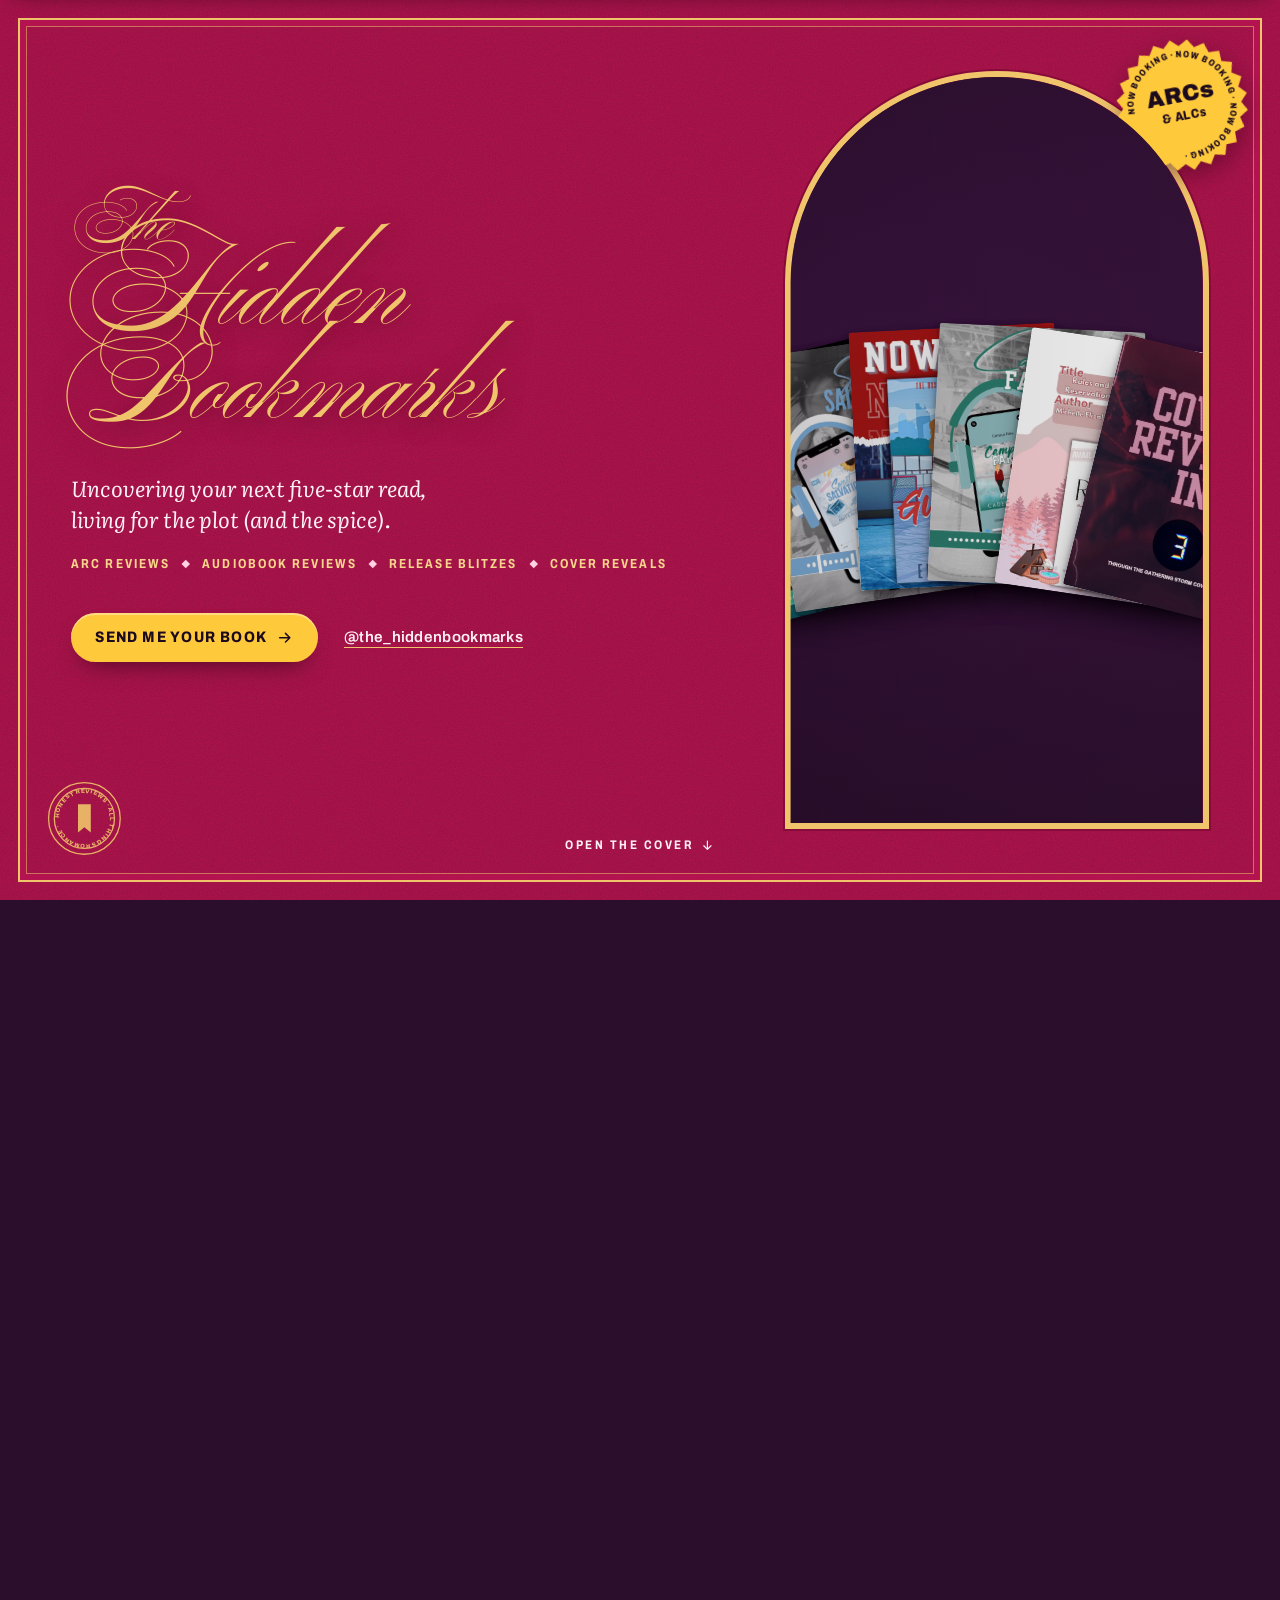
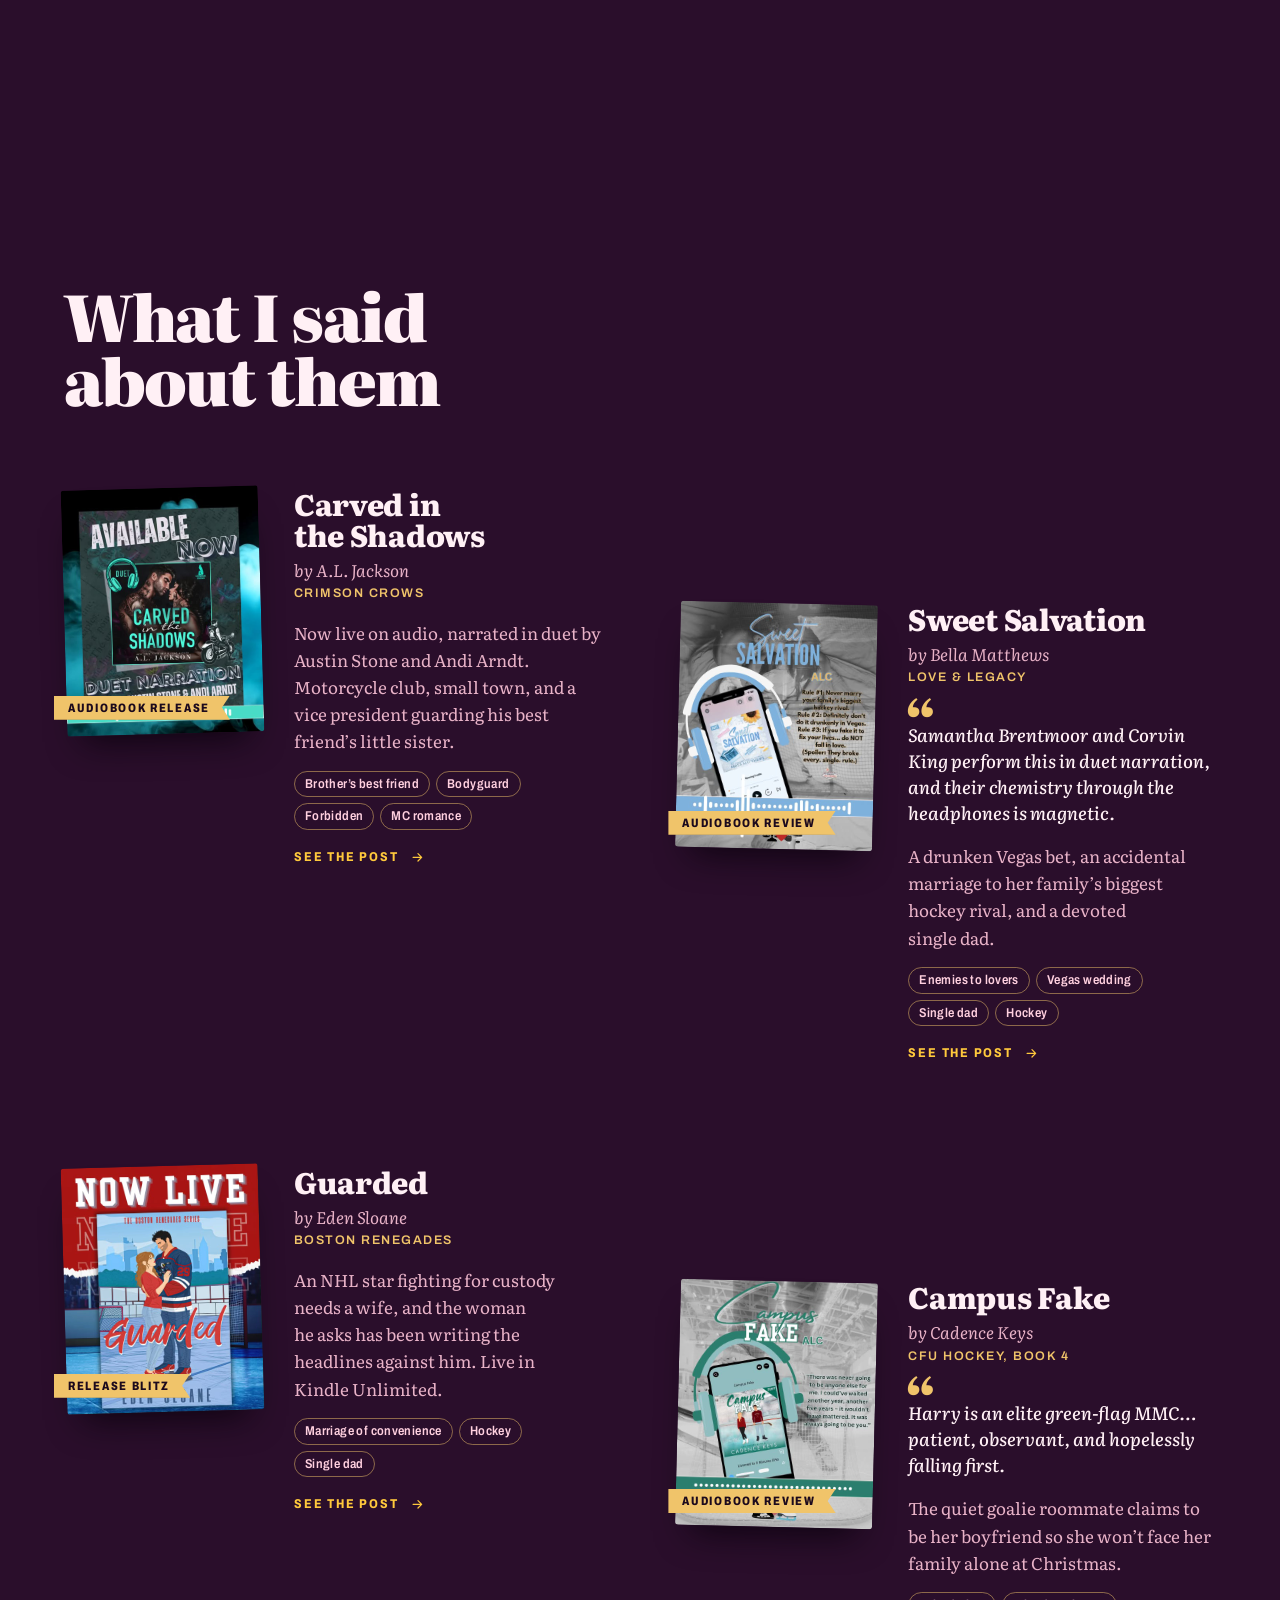
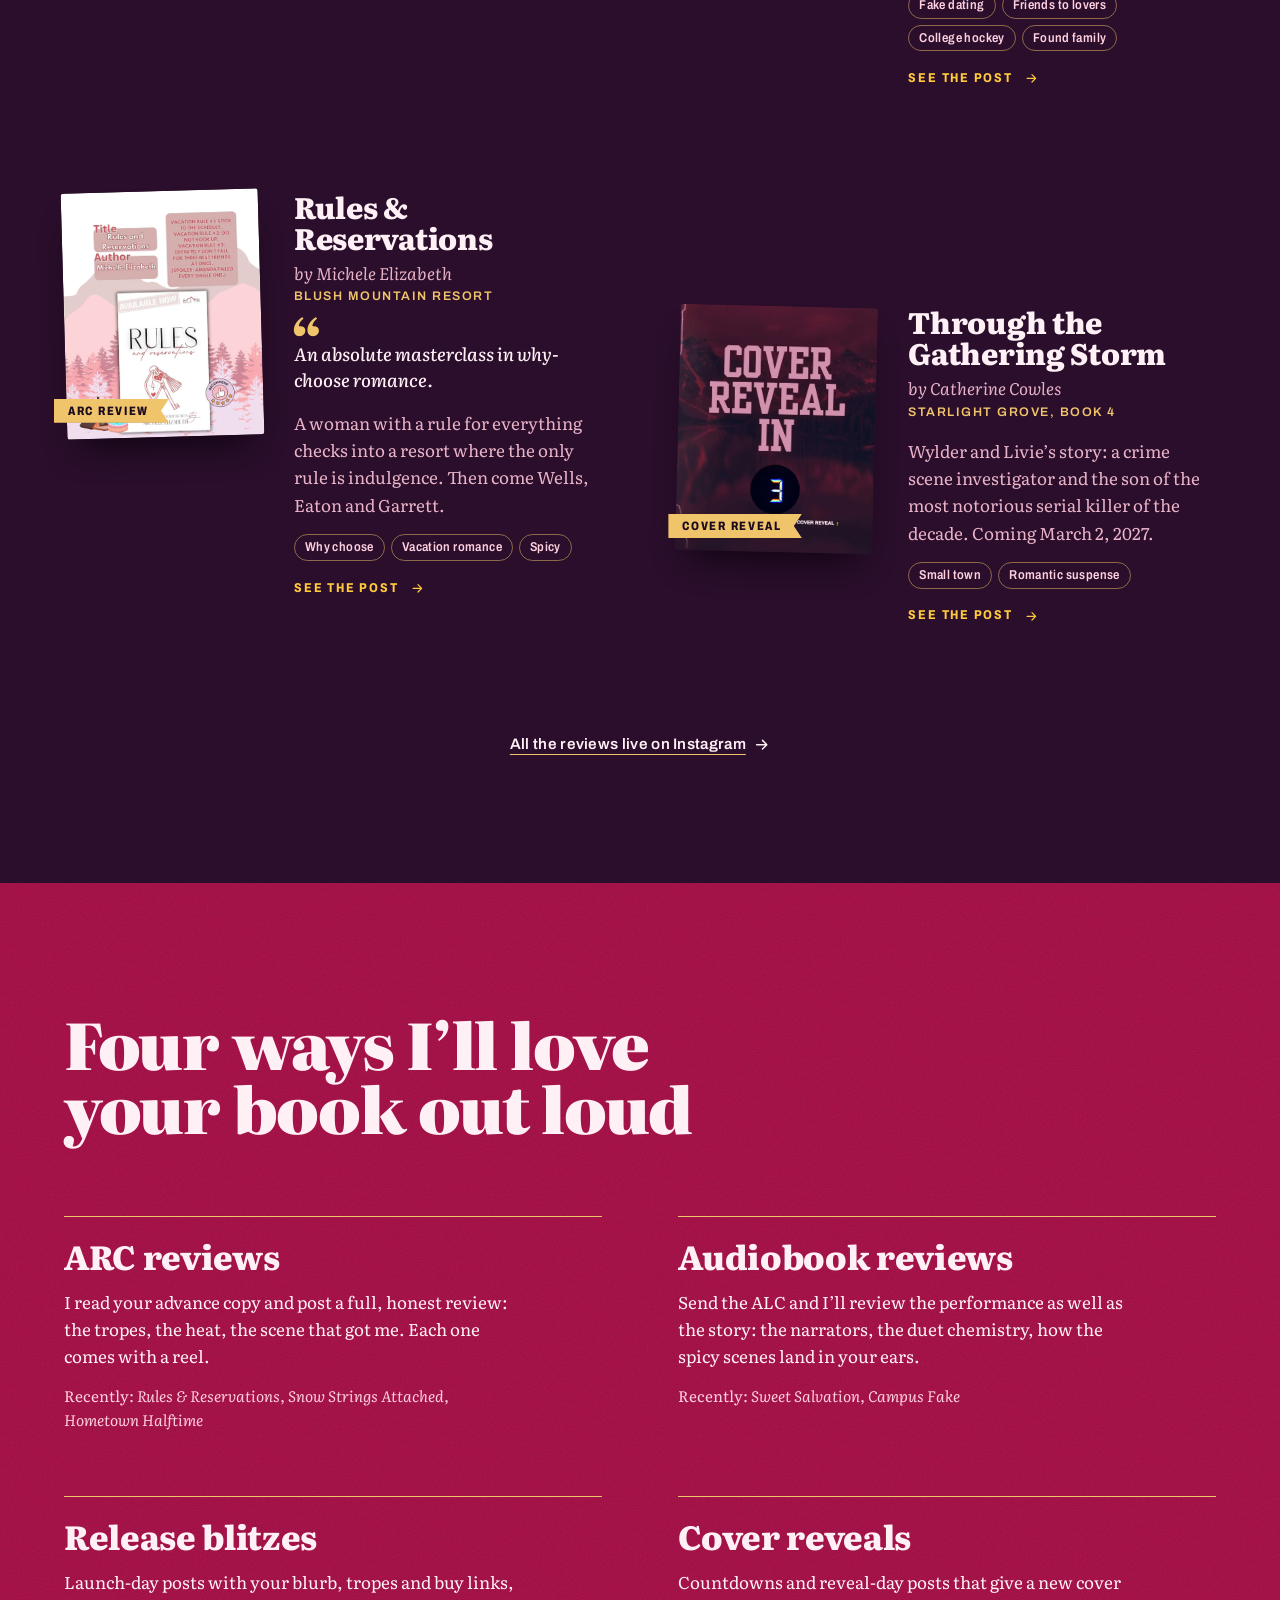
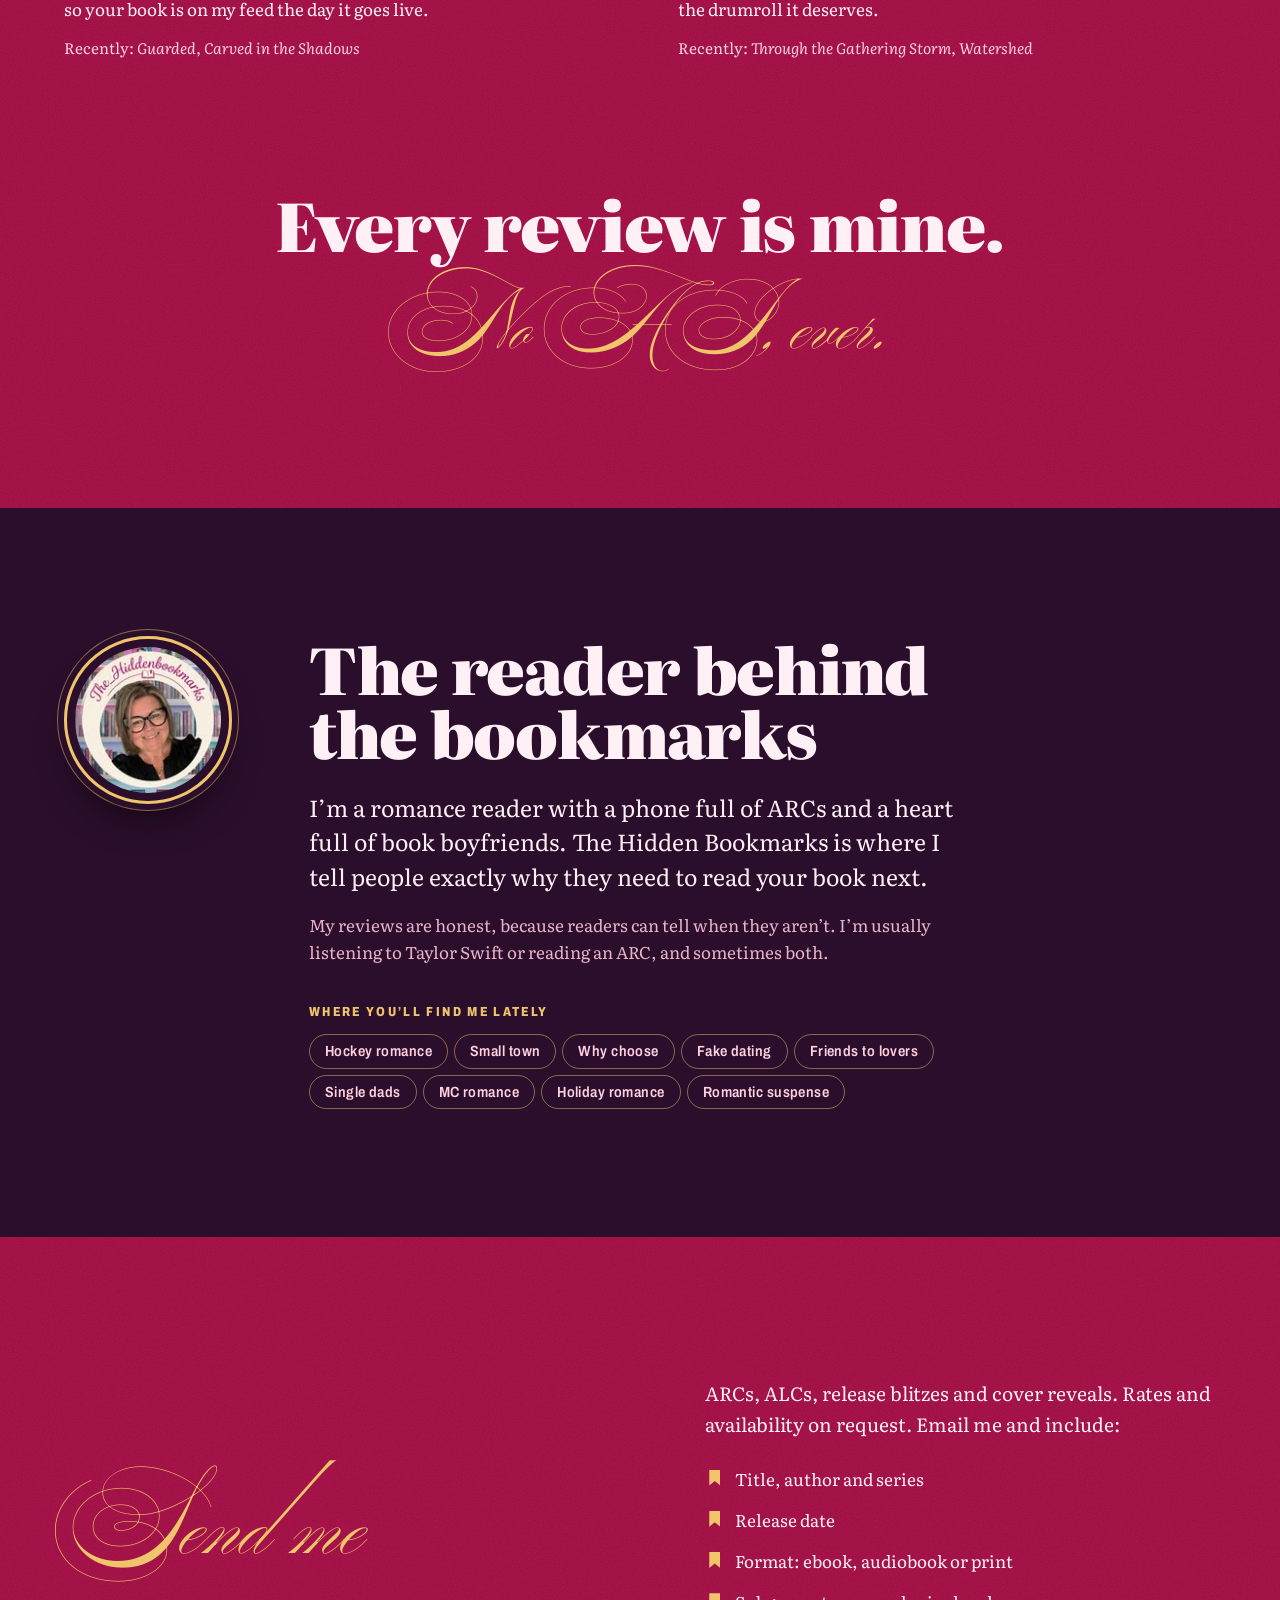
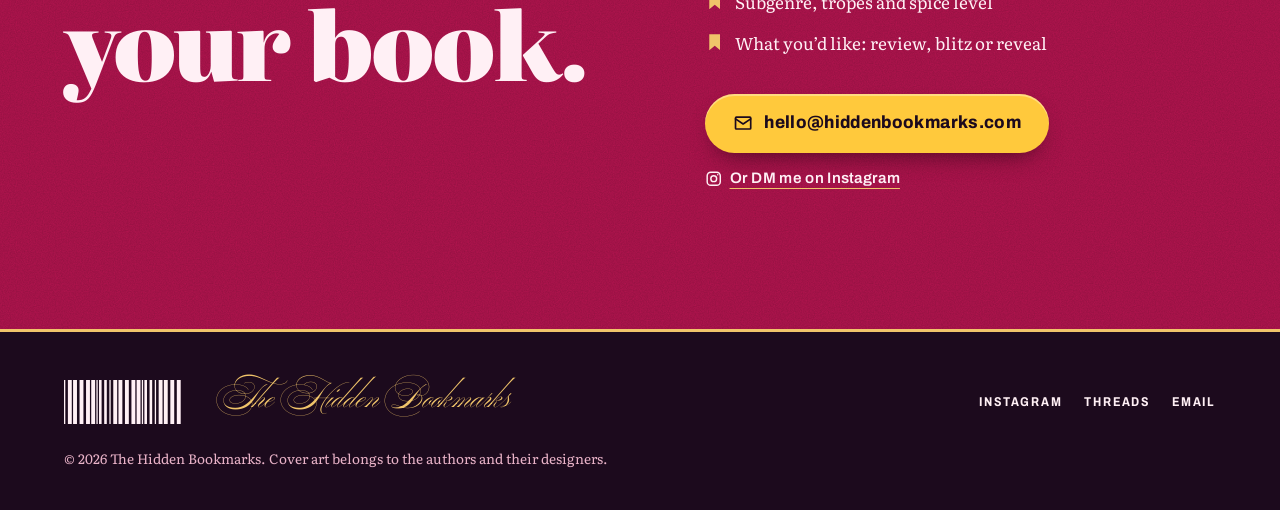
<file: docs/index.html>
<!doctype html>
<html lang="en">
<head>
<meta charset="utf-8">
<meta name="viewport" content="width=device-width, initial-scale=1">
<title>The Hidden Bookmarks · Romance reviews &amp; book promotion</title>
<meta name="description" content="Honest ARC and audiobook reviews, release blitzes and cover reveals for romance authors. Send me your book.">
<link rel="canonical" href="https://hiddenbookmarks.com/">
<meta property="og:type" content="website">
<meta property="og:url" content="https://hiddenbookmarks.com/">
<meta property="og:title" content="The Hidden Bookmarks">
<meta property="og:description" content="Honest ARC and audiobook reviews, release blitzes and cover reveals for romance authors.">
<meta property="og:image" content="https://hiddenbookmarks.com/img/og.jpg">
<meta name="twitter:card" content="summary_large_image">
<meta name="theme-color" content="#b3144f">
<link rel="icon" href="favicon.svg" type="image/svg+xml">
<link rel="preconnect" href="https://fonts.googleapis.com">
<link rel="preconnect" href="https://fonts.gstatic.com" crossorigin>
<link rel="stylesheet" href="https://fonts.googleapis.com/css2?family=Archivo:wdth,wght@62..125,400..900&family=Ballet:opsz@16..72&family=Literata:ital,opsz,wght@0,7..72,400..900;1,7..72,400..700&display=swap">
<link rel="stylesheet" href="style.css?v=mvhk7cst">
<script>document.documentElement.classList.add('js')</script>
</head>
<body>
<a class="skip" href="#latest">Skip to the books</a>

<div class="bar" id="bar" aria-hidden="true">
  <a class="bar__mark" href="#top" tabindex="-1">The Hidden Bookmarks</a>
  <a class="btn btn--small" href="#contact" tabindex="-1">Send me your book</a>
</div>

<div class="stage" id="top">
  <div class="stage__frame">


    <header class="cover" id="cover">
      <div class="cover__frame">
        <div class="cover__copy">
          <h1 class="cover__title"><span class="cover__the">The</span> Hidden Bookmarks</h1>
          <p class="cover__tagline">Uncovering your next five-star read, living for the plot (and the spice).</p>
          <p class="cover__services">ARC reviews <i></i> Audiobook reviews <i></i> Release blitzes <i></i> Cover reveals</p>
          <div class="cover__actions">
            <a class="btn" href="#contact">Send me your book <svg class="ico" aria-hidden="true" viewBox="0 0 24 24"><path d="M5 12h14M13 6l6 6-6 6"/></svg></a>
            <a class="link-quiet" href="https://www.instagram.com/the_hiddenbookmarks/">@the_hiddenbookmarks</a>
          </div>
        </div>
        <div class="cover__window" id="window">
          <div class="fan fan--static" aria-hidden="true">
            <span class="fan__card" style="--t:-0.500;--a:0.500"><img src="img/books/carved-in-the-shadows.jpg" alt="" width="512" height="640"></span>
            <span class="fan__card" style="--t:-0.300;--a:0.300"><img src="img/books/sweet-salvation.jpg" alt="" width="512" height="640"></span>
            <span class="fan__card" style="--t:-0.100;--a:0.100"><img src="img/books/guarded.jpg" alt="" width="512" height="640"></span>
            <span class="fan__card" style="--t:0.100;--a:0.100"><img src="img/books/campus-fake.jpg" alt="" width="512" height="640"></span>
            <span class="fan__card" style="--t:0.300;--a:0.300"><img src="img/books/rules-and-reservations.jpg" alt="" width="512" height="640"></span>
            <span class="fan__card" style="--t:0.500;--a:0.500"><img src="img/books/through-the-gathering-storm.jpg" alt="" width="512" height="640"></span>
          </div>
        </div>
        <a class="flash" href="#contact" aria-label="Now booking ARCs and ALCs. Get in touch.">
          <svg viewBox="0 0 200 200" aria-hidden="true">
            <path id="flash-ring" d="M100 100 m-72 0 a72 72 0 1 1 144 0 a72 72 0 1 1 -144 0" fill="none"/>
            <polygon class="flash__burst" points="198.0,100.0 187.2,111.5 194.7,125.4 181.3,133.7 184.9,149.0 169.8,153.6 169.3,169.3 153.6,169.8 149.0,184.9 133.7,181.3 125.4,194.7 111.5,187.2 100.0,198.0 88.5,187.2 74.6,194.7 66.3,181.3 51.0,184.9 46.4,169.8 30.7,169.3 30.2,153.6 15.1,149.0 18.7,133.7 5.3,125.4 12.8,111.5 2.0,100.0 12.8,88.5 5.3,74.6 18.7,66.3 15.1,51.0 30.2,46.4 30.7,30.7 46.4,30.2 51.0,15.1 66.3,18.7 74.6,5.3 88.5,12.8 100.0,2.0 111.5,12.8 125.4,5.3 133.7,18.7 149.0,15.1 153.6,30.2 169.3,30.7 169.8,46.4 184.9,51.0 181.3,66.3 194.7,74.6 187.2,88.5"/>
            <text><textPath href="#flash-ring" startOffset="0">NOW BOOKING · NOW BOOKING · NOW BOOKING ·</textPath></text>
            <text class="flash__big" x="100" y="96" text-anchor="middle">ARCs</text>
            <text class="flash__small" x="100" y="122" text-anchor="middle">&amp; ALCs</text>
          </svg>
        </a>
        <svg class="seal" viewBox="0 0 120 120" aria-hidden="true">
          <circle cx="60" cy="60" r="56"/><circle cx="60" cy="60" r="47"/>
          <path id="seal-ring" d="M60 60 m-40 0 a40 40 0 1 1 80 0 a40 40 0 1 1 -80 0" fill="none" stroke="none"/>
          <text><textPath href="#seal-ring">HONEST REVIEWS · ALL THINGS ROMANCE ·</textPath></text>
          <path class="seal__ribbon" d="M50 38h20v44l-10-8-10 8z"/>
        </svg>
        <button class="opener" type="button" id="opener" hidden>
          Open the cover <svg class="ico" aria-hidden="true" viewBox="0 0 24 24"><path d="M12 5v14M6 13l6 6 6-6"/></svg>
        </button>
      </div>
    </header>

    <section class="interior" aria-labelledby="inside-title">
      <div class="interior__copy">
        <h2 id="inside-title" class="interior__title"><span class="script">The</span> latest six</h2>
        <p class="interior__note">Fresh off my feed, October 2026. Every one links to the post.</p>
        <a class="cue" href="#latest">Read what I said about them <svg class="ico" aria-hidden="true" viewBox="0 0 24 24"><path d="M12 5v14M6 13l6 6 6-6"/></svg></a>
      </div>
      <div class="fan" id="fan">
        <a class="fan__card" href="https://www.instagram.com/the_hiddenbookmarks/reel/DeuwoGfz_di/" style="--t:-0.500;--a:0.500">
          <img src="img/books/carved-in-the-shadows.jpg" alt="Promo graphic: Carved in the Shadows by A.L. Jackson, available now, duet narration by Austin Stone and Andi Arndt" width="512" height="640">
        </a>
        <a class="fan__card" href="https://www.instagram.com/the_hiddenbookmarks/reel/DevQKHsTWbK/" style="--t:-0.300;--a:0.300">
          <img src="img/books/sweet-salvation.jpg" alt="Promo graphic: Sweet Salvation by Bella Matthews, audiobook on a phone with headphones" width="512" height="640">
        </a>
        <a class="fan__card" href="https://www.instagram.com/the_hiddenbookmarks/reel/Deu7sAjzqhR/" style="--t:-0.100;--a:0.100">
          <img src="img/books/guarded.jpg" alt="Promo graphic: Guarded by Eden Sloane, now live, illustrated cover of a hockey player and a woman on the ice" width="512" height="640" loading="lazy">
        </a>
        <a class="fan__card" href="https://www.instagram.com/the_hiddenbookmarks/reel/DenVDJFTki5/" style="--t:0.100;--a:0.100">
          <img src="img/books/campus-fake.jpg" alt="Promo graphic: Campus Fake by Cadence Keys, audiobook on a phone with headphones and a quote" width="512" height="640" loading="lazy">
        </a>
        <a class="fan__card" href="https://www.instagram.com/the_hiddenbookmarks/reel/Dem_JbyTkNg/" style="--t:0.300;--a:0.300">
          <img src="img/books/rules-and-reservations.jpg" alt="Promo graphic: Rules and Reservations by Michele Elizabeth, pink mountain cabin scene with the vacation rules" width="512" height="640" loading="lazy">
        </a>
        <a class="fan__card" href="https://www.instagram.com/the_hiddenbookmarks/reel/DefSLgSzLeE/" style="--t:0.500;--a:0.500">
          <img src="img/books/through-the-gathering-storm.jpg" alt="Promo graphic: Cover reveal countdown for Through the Gathering Storm" width="512" height="640" loading="lazy">
        </a>
      </div>
    </section>

  </div>
</div>

<main>
  <section class="latest" id="latest" aria-labelledby="latest-title">
    <h2 id="latest-title" class="section-title">What I said about them</h2>
    <ol class="shelf">
      <li class="book">
        <div class="book__art">
          <a href="https://www.instagram.com/the_hiddenbookmarks/reel/DeuwoGfz_di/" tabindex="-1" aria-hidden="true"><img src="img/books/carved-in-the-shadows.jpg" alt="" width="512" height="640" loading="lazy"></a>
          <p class="book__work">Audiobook release</p>
        </div>
        <div class="book__text">
          <h3 class="book__title">Carved in the Shadows</h3>
          <p class="book__byline">by A.L. Jackson <span>Crimson Crows</span></p>
          <p class="book__blurb">Now live on audio, narrated in duet by Austin Stone and Andi Arndt. Motorcycle club, small town, and a vice president guarding his best friend’s little sister.</p>
          <ul class="tropes"><li>Brother’s best friend</li><li>Bodyguard</li><li>Forbidden</li><li>MC romance</li></ul>
          <a class="book__link" href="https://www.instagram.com/the_hiddenbookmarks/reel/DeuwoGfz_di/">See the post<span class="sr"> about Carved in the Shadows</span> <svg class="ico" aria-hidden="true" viewBox="0 0 24 24"><path d="M5 12h14M13 6l6 6-6 6"/></svg></a>
        </div>
      </li>
      <li class="book">
        <div class="book__art">
          <a href="https://www.instagram.com/the_hiddenbookmarks/reel/DevQKHsTWbK/" tabindex="-1" aria-hidden="true"><img src="img/books/sweet-salvation.jpg" alt="" width="512" height="640" loading="lazy"></a>
          <p class="book__work">Audiobook review</p>
        </div>
        <div class="book__text">
          <h3 class="book__title">Sweet Salvation</h3>
          <p class="book__byline">by Bella Matthews <span>Love &amp; Legacy</span></p>
          <blockquote class="book__quote"><p>Samantha Brentmoor and Corvin King perform this in duet narration, and their chemistry through the headphones is magnetic.</p></blockquote>
          <p class="book__blurb">A drunken Vegas bet, an accidental marriage to her family’s biggest hockey rival, and a devoted single dad.</p>
          <ul class="tropes"><li>Enemies to lovers</li><li>Vegas wedding</li><li>Single dad</li><li>Hockey</li></ul>
          <a class="book__link" href="https://www.instagram.com/the_hiddenbookmarks/reel/DevQKHsTWbK/">See the post<span class="sr"> about Sweet Salvation</span> <svg class="ico" aria-hidden="true" viewBox="0 0 24 24"><path d="M5 12h14M13 6l6 6-6 6"/></svg></a>
        </div>
      </li>
      <li class="book">
        <div class="book__art">
          <a href="https://www.instagram.com/the_hiddenbookmarks/reel/Deu7sAjzqhR/" tabindex="-1" aria-hidden="true"><img src="img/books/guarded.jpg" alt="" width="512" height="640" loading="lazy"></a>
          <p class="book__work">Release blitz</p>
        </div>
        <div class="book__text">
          <h3 class="book__title">Guarded</h3>
          <p class="book__byline">by Eden Sloane <span>Boston Renegades</span></p>
          <p class="book__blurb">An NHL star fighting for custody needs a wife, and the woman he asks has been writing the headlines against him. Live in Kindle Unlimited.</p>
          <ul class="tropes"><li>Marriage of convenience</li><li>Hockey</li><li>Single dad</li></ul>
          <a class="book__link" href="https://www.instagram.com/the_hiddenbookmarks/reel/Deu7sAjzqhR/">See the post<span class="sr"> about Guarded</span> <svg class="ico" aria-hidden="true" viewBox="0 0 24 24"><path d="M5 12h14M13 6l6 6-6 6"/></svg></a>
        </div>
      </li>
      <li class="book">
        <div class="book__art">
          <a href="https://www.instagram.com/the_hiddenbookmarks/reel/DenVDJFTki5/" tabindex="-1" aria-hidden="true"><img src="img/books/campus-fake.jpg" alt="" width="512" height="640" loading="lazy"></a>
          <p class="book__work">Audiobook review</p>
        </div>
        <div class="book__text">
          <h3 class="book__title">Campus Fake</h3>
          <p class="book__byline">by Cadence Keys <span>CFU Hockey, Book 4</span></p>
          <blockquote class="book__quote"><p>Harry is an elite green-flag MMC… patient, observant, and hopelessly falling first.</p></blockquote>
          <p class="book__blurb">The quiet goalie roommate claims to be her boyfriend so she won’t face her family alone at Christmas.</p>
          <ul class="tropes"><li>Fake dating</li><li>Friends to lovers</li><li>College hockey</li><li>Found family</li></ul>
          <a class="book__link" href="https://www.instagram.com/the_hiddenbookmarks/reel/DenVDJFTki5/">See the post<span class="sr"> about Campus Fake</span> <svg class="ico" aria-hidden="true" viewBox="0 0 24 24"><path d="M5 12h14M13 6l6 6-6 6"/></svg></a>
        </div>
      </li>
      <li class="book">
        <div class="book__art">
          <a href="https://www.instagram.com/the_hiddenbookmarks/reel/Dem_JbyTkNg/" tabindex="-1" aria-hidden="true"><img src="img/books/rules-and-reservations.jpg" alt="" width="512" height="640" loading="lazy"></a>
          <p class="book__work">ARC review</p>
        </div>
        <div class="book__text">
          <h3 class="book__title">Rules &amp; Reservations</h3>
          <p class="book__byline">by Michele Elizabeth <span>Blush Mountain Resort</span></p>
          <blockquote class="book__quote"><p>An absolute masterclass in why-choose romance.</p></blockquote>
          <p class="book__blurb">A woman with a rule for everything checks into a resort where the only rule is indulgence. Then come Wells, Eaton and Garrett.</p>
          <ul class="tropes"><li>Why choose</li><li>Vacation romance</li><li>Spicy</li></ul>
          <a class="book__link" href="https://www.instagram.com/the_hiddenbookmarks/reel/Dem_JbyTkNg/">See the post<span class="sr"> about Rules &amp; Reservations</span> <svg class="ico" aria-hidden="true" viewBox="0 0 24 24"><path d="M5 12h14M13 6l6 6-6 6"/></svg></a>
        </div>
      </li>
      <li class="book">
        <div class="book__art">
          <a href="https://www.instagram.com/the_hiddenbookmarks/reel/DefSLgSzLeE/" tabindex="-1" aria-hidden="true"><img src="img/books/through-the-gathering-storm.jpg" alt="" width="512" height="640" loading="lazy"></a>
          <p class="book__work">Cover reveal</p>
        </div>
        <div class="book__text">
          <h3 class="book__title">Through the Gathering Storm</h3>
          <p class="book__byline">by Catherine Cowles <span>Starlight Grove, Book 4</span></p>
          <p class="book__blurb">Wylder and Livie’s story: a crime scene investigator and the son of the most notorious serial killer of the decade. Coming March 2, 2027.</p>
          <ul class="tropes"><li>Small town</li><li>Romantic suspense</li></ul>
          <a class="book__link" href="https://www.instagram.com/the_hiddenbookmarks/reel/DefSLgSzLeE/">See the post<span class="sr"> about Through the Gathering Storm</span> <svg class="ico" aria-hidden="true" viewBox="0 0 24 24"><path d="M5 12h14M13 6l6 6-6 6"/></svg></a>
        </div>
      </li>
    </ol>
    <p class="latest__more"><a class="link-quiet" href="https://www.instagram.com/the_hiddenbookmarks/">All the reviews live on Instagram <svg class="ico" aria-hidden="true" viewBox="0 0 24 24"><path d="M5 12h14M13 6l6 6-6 6"/></svg></a></p>
  </section>

  <section class="services" id="services" aria-labelledby="services-title">
    <h2 id="services-title" class="section-title">Four ways I’ll love your book out loud</h2>
    <div class="blurbs">
      <article class="blurb">
        <h3>ARC reviews</h3>
        <p>I read your advance copy and post a full, honest review: the tropes, the heat, the scene that got me. Each one comes with a reel.</p>
        <p class="blurb__recent">Recently: <em>Rules &amp; Reservations</em>, <em>Snow Strings Attached</em>, <em>Hometown Halftime</em></p>
      </article>
      <article class="blurb">
        <h3>Audiobook reviews</h3>
        <p>Send the ALC and I’ll review the performance as well as the story: the narrators, the duet chemistry, how the spicy scenes land in your ears.</p>
        <p class="blurb__recent">Recently: <em>Sweet Salvation</em>, <em>Campus Fake</em></p>
      </article>
      <article class="blurb">
        <h3>Release blitzes</h3>
        <p>Launch-day posts with your blurb, tropes and buy links, so your book is on my feed the day it goes live.</p>
        <p class="blurb__recent">Recently: <em>Guarded</em>, <em>Carved in the Shadows</em></p>
      </article>
      <article class="blurb">
        <h3>Cover reveals</h3>
        <p>Countdowns and reveal-day posts that give a new cover the drumroll it deserves.</p>
        <p class="blurb__recent">Recently: <em>Through the Gathering Storm</em>, <em>Watershed</em></p>
      </article>
    </div>
    <p class="vow">Every review is mine. <span>No AI, ever.</span></p>
  </section>

  <section class="about" id="about" aria-labelledby="about-title">
    <div class="about__portrait">
      <img src="img/avatar.jpg" alt="The reader behind The Hidden Bookmarks, smiling in front of her bookshelves" width="150" height="150">
    </div>
    <div class="about__copy">
      <h2 id="about-title" class="section-title">The reader behind the bookmarks</h2>
      <p class="about__lede">I’m a romance reader with a phone full of ARCs and a heart full of book boyfriends. The Hidden Bookmarks is where I tell people exactly why they need to read your book next.</p>
      <p>My reviews are honest, because readers can tell when they aren’t. I’m usually listening to Taylor Swift or reading an ARC, and sometimes both.</p>
      <h3 class="about__sub">Where you’ll find me lately</h3>
      <ul class="tropes tropes--big">
        <li>Hockey romance</li><li>Small town</li><li>Why choose</li><li>Fake dating</li><li>Friends to lovers</li><li>Single dads</li><li>MC romance</li><li>Holiday romance</li><li>Romantic suspense</li>
      </ul>
    </div>
  </section>

  <section class="contact" id="contact" aria-labelledby="contact-title">
    <h2 id="contact-title" class="contact__title"><span class="script">Send me</span> your book.</h2>
    <div class="contact__body">
      <p class="contact__lede">ARCs, ALCs, release blitzes and cover reveals. Rates and availability on request. Email me and include:</p>
      <ul class="checklist">
        <li>Title, author and series</li>
        <li>Release date</li>
        <li>Format: ebook, audiobook or print</li>
        <li>Subgenre, tropes and spice level</li>
        <li>What you’d like: review, blitz or reveal</li>
      </ul>
      <div class="contact__actions">
        <a class="btn btn--big" href="mailto:hello@hiddenbookmarks.com?subject=Book%20promo%20request%3A%20">
          <svg class="ico" aria-hidden="true" viewBox="0 0 24 24"><rect x="3" y="5" width="18" height="14" rx="1"/><path d="m3 7 9 6 9-6"/></svg>
          hello@hiddenbookmarks.com
        </a>
        <a class="link-quiet" href="https://www.instagram.com/the_hiddenbookmarks/">
          <svg class="ico" aria-hidden="true" viewBox="0 0 24 24"><rect x="3" y="3" width="18" height="18" rx="5"/><circle cx="12" cy="12" r="4"/><path d="M17.5 6.5h.01"/></svg>
          Or DM me on Instagram
        </a>
      </div>
    </div>
  </section>
</main>

<footer class="spine">
  <svg class="barcode" viewBox="0 0 91 40" aria-hidden="true" preserveAspectRatio="none"><rect x="0" y="0" width="1" height="40"/><rect x="3" y="0" width="3" height="40"/><rect x="7" y="0" width="3" height="40"/><rect x="12" y="0" width="3" height="40"/><rect x="17" y="0" width="3" height="40"/><rect x="21" y="0" width="3" height="40"/><rect x="25" y="0" width="1" height="40"/><rect x="27" y="0" width="2" height="40"/><rect x="31" y="0" width="2" height="40"/><rect x="35" y="0" width="1" height="40"/><rect x="38" y="0" width="3" height="40"/><rect x="42" y="0" width="3" height="40"/><rect x="47" y="0" width="3" height="40"/><rect x="52" y="0" width="3" height="40"/><rect x="56" y="0" width="3" height="40"/><rect x="60" y="0" width="1" height="40"/><rect x="62" y="0" width="2" height="40"/><rect x="66" y="0" width="2" height="40"/><rect x="70" y="0" width="1" height="40"/><rect x="73" y="0" width="3" height="40"/><rect x="77" y="0" width="3" height="40"/><rect x="82" y="0" width="3" height="40"/><rect x="87" y="0" width="3" height="40"/></svg>
  <p class="spine__mark">The Hidden Bookmarks</p>
  <p class="spine__links">
    <a href="https://www.instagram.com/the_hiddenbookmarks/">Instagram</a>
    <a href="https://www.threads.com/@the_hiddenbookmarks">Threads</a>
    <a href="mailto:hello@hiddenbookmarks.com">Email</a>
  </p>
  <p class="spine__fine">© 2026 The Hidden Bookmarks. Cover art belongs to the authors and their designers.</p>
</footer>

<script src="site.js?v=mvhk7cst" defer></script>
</body>
</html>
</file>
<file: docs/style.css>
/* The Hidden Bookmarks: a romance paperback with a step-back cover. */

:root {
  --raspberry: #b3144f;
  --raspberry-deep: #870b3a;
  --aubergine: #2a0e2b;
  --aubergine-2: #3b1541;
  --ink: #1c0a1d;
  --foil: #f0c46a;
  --foil-deep: #a77a25;
  --foil-text: #f8d58a;   /* foil for small text on raspberry (4.7:1) */
  --marigold: #ffc93c;
  --marigold-hi: #ffd96e;
  --blush: #fff0f5;
  --blush-2: #ffd0df;      /* secondary text on raspberry */
  --mauve: #e9b3c8;        /* secondary text on aubergine */

  --script: "Ballet", "Snell Roundhand", cursive;
  --serif: "Literata", Georgia, serif;
  --label: "Archivo", "Arial Narrow", sans-serif;

  --inset: clamp(10px, 1.4vw, 22px);
  --pad: clamp(22px, 4vw, 64px);
  --gutter: clamp(16px, 5vw, 80px);
  --ease-out: cubic-bezier(.16, 1, .3, 1);

  --grain: url("data:image/svg+xml,%3Csvg xmlns='http://www.w3.org/2000/svg' width='220' height='220'%3E%3Cfilter id='n'%3E%3CfeTurbulence type='fractalNoise' baseFrequency='.85' numOctaves='3' stitchTiles='stitch'/%3E%3CfeColorMatrix values='0 0 0 0 0 0 0 0 0 0 0 0 0 0 0 0 0 0 .55 0'/%3E%3C/filter%3E%3Crect width='100%25' height='100%25' filter='url(%23n)'/%3E%3C/svg%3E");
}

*, *::before, *::after { box-sizing: border-box; }
html { scroll-behavior: smooth; -webkit-text-size-adjust: 100%; scrollbar-color: var(--foil-deep) var(--ink); }
body {
  margin: 0; overflow-x: clip;
  background: var(--aubergine);
  color: var(--blush);
  font: 400 1.0625rem/1.6 var(--serif);
  font-optical-sizing: auto;
  -webkit-font-smoothing: antialiased;
}
img { display: block; max-width: 100%; height: auto; }
a { color: inherit; }
::selection { background: var(--marigold); color: var(--ink); }
:focus-visible { outline: 3px solid var(--marigold); outline-offset: 3px; border-radius: 2px; }
::-webkit-scrollbar { width: 12px; }
::-webkit-scrollbar-track { background: var(--ink); }
::-webkit-scrollbar-thumb { background: var(--foil-deep); border: 3px solid var(--ink); border-radius: 999px; }

.sr { position: absolute; width: 1px; height: 1px; overflow: hidden; clip-path: inset(50%); white-space: nowrap; }
.skip {
  position: fixed; left: 12px; top: 12px; z-index: 50;
  background: var(--marigold); color: var(--ink); padding: 10px 16px;
  font: 700 .85rem/1 var(--label); text-transform: uppercase; letter-spacing: .08em;
  transform: translateY(-160%); transition: transform .2s;
}
.skip:focus { transform: none; }

.ico { width: 1.15em; height: 1.15em; flex: none; fill: none; stroke: currentColor; stroke-width: 2; stroke-linecap: round; stroke-linejoin: round; }

.script { font-family: var(--script); font-weight: 400; color: var(--foil); }

/* Buttons and links. Marigold always means "you can do something here". */
.btn {
  display: inline-flex; align-items: center; gap: .6em;
  background: var(--marigold); color: var(--ink);
  font: 760 .95rem/1 var(--label); font-stretch: 88%; text-transform: uppercase; letter-spacing: .08em;
  text-decoration: none; padding: 1.05em 1.6em; border-radius: 999px;
  box-shadow: 0 12px 24px -12px rgba(28, 0, 14, .7), 0 2px 0 rgba(255, 255, 255, .35) inset;
  transition: transform .35s var(--ease-out), background-color .2s, box-shadow .35s var(--ease-out);
}
.btn:hover { background: var(--marigold-hi); transform: translateY(-2px); box-shadow: 0 18px 30px -14px rgba(28, 0, 14, .8), 0 2px 0 rgba(255, 255, 255, .35) inset; }
.btn:active { transform: translateY(0); }
.btn:focus-visible { outline-color: var(--blush); }
.btn .ico { transition: transform .35s var(--ease-out); }
.btn:hover .ico { transform: translateX(3px); }
.btn--small { font-size: .78rem; padding: .85em 1.2em; }
.btn--big { font-size: clamp(.9rem, 1.6vw, 1.1rem); padding: 1.1em 1.6em; text-transform: none; letter-spacing: .02em; font-stretch: 95%; }

.link-quiet {
  display: inline-flex; align-items: center; gap: .45em;
  color: var(--blush); text-decoration: underline; text-decoration-color: var(--foil);
  text-decoration-thickness: 1px; text-underline-offset: .3em;
  font: 600 .95rem/1.3 var(--label); letter-spacing: .02em;
  transition: color .2s, text-decoration-color .2s;
}
.link-quiet:hover { color: var(--marigold); text-decoration-color: var(--marigold); }

/* ---------- The stage: cover over interior ---------- */

.stage { position: relative; }
.stage__frame { position: relative; display: flex; flex-direction: column; }

.cover {
  position: relative; z-index: 2;
  min-height: 100svh;
  padding: var(--inset);
  background: var(--raspberry);
  display: flex;
}
.cover::before, .services::before, .contact::before {
  content: ""; position: absolute; inset: 0; pointer-events: none;
  background-image: var(--grain); mix-blend-mode: multiply; opacity: .32;
}
.cover__frame {
  position: relative; flex: 1;
  display: grid;
  grid-template-columns: minmax(0, 1.28fr) minmax(0, .82fr);
  gap: clamp(24px, 4vw, 72px);
  padding: var(--pad);
  border: 2px solid var(--foil);
  box-shadow: inset 0 0 0 6px var(--raspberry), inset 0 0 0 7px rgba(240, 196, 106, .55);
}
.cover__copy { align-self: center; position: relative; z-index: 1; padding-bottom: clamp(24px, 4vh, 56px); }
.cover__title {
  margin: 0;
  font: 400 clamp(3.6rem, 8.6vw, 8.6rem)/.86 var(--script);
  font-variation-settings: "opsz" 16;
  color: var(--foil);
  text-shadow: 0 6px 22px rgba(70, 0, 25, .5);
  text-wrap: balance;
}
.cover__the { display: block; font-variation-settings: "opsz" 16; font-size: .5em; line-height: 1; margin-left: .1em; }
.cover__tagline {
  margin: clamp(18px, 3vh, 32px) 0 0;
  max-width: 30ch;
  font: italic 400 clamp(1.15rem, 1.7vw, 1.5rem)/1.4 var(--serif);
  color: var(--blush);
}
.cover__services {
  margin: 18px 0 0;
  font: 700 .82rem/1.9 var(--label); font-stretch: 78%;
  text-transform: uppercase; letter-spacing: .16em; color: var(--foil-text);
}
.cover__services i {
  display: inline-block; width: .42em; height: .42em; margin: 0 .7em .12em;
  background: var(--blush-2); transform: rotate(45deg);
}
.cover__actions { margin-top: clamp(22px, 4vh, 40px); display: flex; flex-wrap: wrap; align-items: center; gap: 14px 26px; }

.cover__window {
  position: relative;
  align-self: stretch;
  min-height: 0;
  border: 6px solid var(--foil);
  border-radius: 9999px 9999px 0 0;
  box-shadow: inset 0 0 0 3px var(--raspberry-deep), inset 0 0 0 5px rgba(240, 196, 106, .6), 0 0 0 2px var(--raspberry-deep);
  overflow: hidden;
  background: var(--aubergine);
}
.cover__window .fan--static { position: absolute; inset: 0; aspect-ratio: auto; }
.cover__window .fan--static .fan__card { --card-now: min(52cqw, 60cqh); --spread: 84cqw; }
.fan--static img { width: 100%; height: 100%; object-fit: cover; border-radius: 3px; box-shadow: 0 18px 30px -12px rgba(8, 0, 10, .75); }

.flash {
  position: absolute; z-index: 3;
  top: calc(var(--pad) * .35); right: calc(var(--pad) * .2);
  width: clamp(104px, 10.5vw, 158px);
  transform: rotate(-11deg);
  transition: transform .5s var(--ease-out);
  filter: drop-shadow(0 8px 12px rgba(50, 0, 20, .45));
}
.flash:hover { transform: rotate(-4deg) scale(1.05); }
.flash svg { display: block; width: 100%; height: auto; overflow: visible; }
.flash__burst { fill: var(--marigold); }
.flash text { fill: var(--ink); font-family: var(--label); }
.flash textPath { font-size: 13.5px; font-weight: 800; letter-spacing: 1.6px; font-stretch: 80%; }
.flash__big { font: 900 34px/1 var(--serif); }
.flash__small { font-size: 19px; font-weight: 800; font-stretch: 85%; letter-spacing: 1px; }

.seal {
  position: absolute; left: calc(var(--pad) * .5); bottom: calc(var(--pad) * .45);
  width: clamp(64px, 6vw, 88px); height: auto;
  fill: none; stroke: var(--foil); stroke-width: 2;
  opacity: .9;
}
.seal text { fill: var(--foil); stroke: none; font: 800 9px var(--label); letter-spacing: .9px; }
.seal__ribbon { fill: var(--foil); stroke: none; }

.opener {
  position: absolute; left: 50%; bottom: calc(var(--pad) * .35); z-index: 3;
  transform: translateX(-50%);
  display: inline-flex; align-items: center; gap: .5em;
  background: none; border: 0; padding: 10px 14px; cursor: pointer;
  color: var(--blush); font: 700 .78rem/1 var(--label); font-stretch: 80%;
  text-transform: uppercase; letter-spacing: .2em;
}
.opener .ico { animation: nudge 2.4s var(--ease-out) infinite; }
.opener:hover { color: var(--marigold); }
.opener[hidden] { display: none; }
@keyframes nudge { 0%, 60%, 100% { transform: translateY(0); } 30% { transform: translateY(5px); } }

/* Interior: the step-back illustration */
.interior {
  position: relative; z-index: 1; overflow: hidden;
  background: radial-gradient(120% 90% at 70% 40%, var(--aubergine-2), var(--aubergine) 70%);
  padding: clamp(64px, 9vw, 120px) var(--gutter);
  display: grid; grid-template-columns: minmax(0, 1fr) minmax(0, 1.2fr);
  gap: clamp(24px, 4vw, 64px); align-items: center;
}
.interior__title {
  margin: 0;
  font: 900 clamp(2.6rem, 6vw, 5.6rem)/.95 var(--serif);
  letter-spacing: -.02em; color: var(--blush);
}
.interior__title .script { display: block; font-size: .78em; line-height: .9; margin-bottom: -.05em; letter-spacing: 0; }
.interior__note { margin: 18px 0 0; max-width: 32ch; color: var(--mauve); font-size: 1.1rem; }
.cue {
  display: inline-flex; align-items: center; gap: .5em; margin-top: 26px;
  color: var(--marigold); text-decoration: none;
  font: 700 .85rem/1 var(--label); font-stretch: 82%; text-transform: uppercase; letter-spacing: .14em;
}
.cue:hover { text-decoration: underline; text-underline-offset: .35em; }

.fan {
  position: relative;
  aspect-ratio: 5 / 4;
  container-type: size;
}
.fan__card {
  position: absolute; left: 50%; top: 50%;
  width: var(--card-now, min(30cqw, 56cqh)); aspect-ratio: 4 / 5;
  transform:
    translate(-50%, -50%)
    translateX(calc(var(--t) * var(--spread, 66cqw)))
    translateY(calc(var(--a) * var(--card-now, min(30cqw, 56cqh)) * .3))
    rotate(calc(var(--t) * 28deg));
  transform-origin: 50% 85%;
}
.fan__card img {
  width: 100%; height: 100%; object-fit: cover; border-radius: 3px;
  box-shadow: 0 18px 30px -12px rgba(8, 0, 10, .75), 0 2px 6px rgba(8, 0, 10, .4);
  transition: transform .45s var(--ease-out), box-shadow .45s var(--ease-out);
}
.fan__card:hover img, .fan__card:focus-visible img {
  transform: translateY(-9%) scale(1.04);
  box-shadow: 0 30px 40px -16px rgba(8, 0, 10, .85), 0 2px 6px rgba(8, 0, 10, .4);
}
.fan__card:hover, .fan__card:focus-visible { z-index: 10; }

/* Hinge mode: the cover is a die-cut front that swings open on scroll. */
.hinge .stage { height: calc(100svh + 95svh); }
.hinge .stage__frame {
  position: sticky; top: 0; height: 100svh; overflow: hidden;
  perspective: 2400px; perspective-origin: 0% 50%;
  background: var(--aubergine);
}
.hinge .cover {
  position: absolute; inset: 0; min-height: 0;
  transform-origin: 0% 50%;
  transform: rotateY(calc(var(--p, 0) * -104deg));
  filter: brightness(calc(1 - var(--p, 0) * .45));
  -webkit-mask-image: var(--hole); mask-image: var(--hole);
  -webkit-mask-size: 100% 100%; mask-size: 100% 100%;
  -webkit-mask-repeat: no-repeat; mask-repeat: no-repeat;
  will-change: transform;
  box-shadow: 30px 0 60px -20px rgba(10, 0, 10, calc(.6 * var(--p, 0)));
}
.hinge .cover.is-open { visibility: hidden; }
.hinge .cover__window { background: transparent; box-shadow: 0 0 0 2px var(--raspberry-deep), inset 0 0 0 3px var(--raspberry-deep); }
.hinge .fan--static { display: none; }
.hinge .interior {
  position: absolute; inset: 0;
  padding: calc(var(--inset) + var(--pad) + 2px);
  grid-template-columns: minmax(0, 1.28fr) minmax(0, .82fr);
  gap: clamp(24px, 4vw, 72px);
}
.hinge .interior::after {
  content: ""; position: absolute; inset: 0; pointer-events: none;
  background: linear-gradient(90deg, rgba(10, 0, 10, .6), rgba(10, 0, 10, .18) 60%, rgba(10, 0, 10, .05));
  opacity: calc(1 - var(--p, 0));
}
.hinge .interior__copy {
  opacity: calc(var(--p, 0) * 1.6 - .5);
  transform: translateX(calc((1 - var(--p, 0)) * -40px));
}
.hinge .fan {
  position: absolute; aspect-ratio: auto; container-type: normal;
  --card-now: calc(var(--card) + (var(--card-open) - var(--card)) * var(--p, 0));
  --spread: calc(var(--card-now) * (1.7 + var(--p, 0) * var(--grow, 1)));
  left: calc(var(--wx) + (var(--ox) - var(--wx)) * var(--p, 0));
  top: calc(var(--wy) + (var(--oy) - var(--wy)) * var(--p, 0));
  width: calc(var(--ww) + (var(--ow) - var(--ww)) * var(--p, 0));
  height: calc(var(--wh) + (var(--oh) - var(--wh)) * var(--p, 0));
}

/* ---------- Sections ---------- */

.section-title {
  margin: 0;
  font: 900 clamp(2.3rem, 5vw, 4.4rem)/1 var(--serif);
  letter-spacing: -.02em;
  text-wrap: balance;
  max-width: 17ch;
}

.latest { padding: clamp(80px, 10vw, 150px) var(--gutter); background: var(--aubergine); }
.shelf {
  list-style: none; margin: clamp(48px, 6vw, 88px) 0 0; padding: 0;
  display: grid; grid-template-columns: repeat(2, minmax(0, 1fr));
  column-gap: clamp(40px, 6vw, 100px); row-gap: clamp(64px, 8vw, 120px);
}
.book { display: grid; grid-template-columns: minmax(120px, .78fr) minmax(0, 1.22fr); gap: clamp(20px, 2.6vw, 36px); align-items: start; }
.book:nth-child(even) { margin-top: clamp(0px, 9vw, 140px); }
.book__art { position: relative; }
.book__art a { display: block; }
.book__art img {
  border-radius: 3px; transform: rotate(-1.6deg);
  box-shadow: 0 22px 34px -16px rgba(8, 0, 10, .8);
  transition: transform .5s var(--ease-out);
}
.book:nth-child(even) .book__art img { transform: rotate(1.4deg); }
.book__art a:hover img { transform: rotate(0deg) translateY(-4px); }
.book__work {
  position: absolute; left: -10px; bottom: 14px; margin: 0;
  background: var(--foil); color: var(--ink);
  padding: 6px 12px 6px 14px;
  font: 800 .76rem/1 var(--label); font-stretch: 78%; text-transform: uppercase; letter-spacing: .14em;
  box-shadow: 0 6px 12px -6px rgba(8, 0, 10, .7);
  clip-path: polygon(0 0, 100% 0, calc(100% - 8px) 50%, 100% 100%, 0 100%);
  padding-right: 20px;
}
.book__title { margin: 0; font: 800 clamp(1.55rem, 2.3vw, 2.15rem)/1.05 var(--serif); letter-spacing: -.01em; text-wrap: balance; }
.book__byline { margin: 8px 0 0; font: italic 400 1.05rem/1.4 var(--serif); color: var(--mauve); }
.book__byline span { display: block; font: 600 .78rem/1.4 var(--label); font-style: normal; text-transform: uppercase; letter-spacing: .12em; color: var(--foil); margin-top: 4px; }
.book__quote { margin: 20px 0 0; position: relative; padding-top: .9em; }
.book__quote::before {
  content: "\201C"; position: absolute; left: -.06em; top: -.28em;
  font: 900 3.6rem/1 var(--serif); color: var(--foil);
}
.book__quote p { margin: 0; font: italic 500 clamp(1.1rem, 1.4vw, 1.25rem)/1.45 var(--serif); color: var(--blush); text-wrap: pretty; }
.book__blurb { margin: 16px 0 0; color: var(--mauve); max-width: 58ch; text-wrap: pretty; }
.tropes { list-style: none; margin: 16px 0 0; padding: 0; display: flex; flex-wrap: wrap; gap: 6px; }
.tropes li {
  font: 600 .8rem/1 var(--label); font-stretch: 86%; letter-spacing: .03em;
  padding: 6px 10px; border: 1px solid rgba(240, 196, 106, .5); border-radius: 999px; color: var(--blush-2);
}
.book__link {
  display: inline-flex; align-items: center; gap: .45em; margin-top: 20px;
  color: var(--marigold); text-decoration: none;
  font: 750 .8rem/1 var(--label); font-stretch: 84%; text-transform: uppercase; letter-spacing: .14em;
}
.book__link:hover { text-decoration: underline; text-underline-offset: .35em; }
.book__link .ico { transition: transform .35s var(--ease-out); }
.book__link:hover .ico { transform: translateX(3px); }
.latest__more { margin: clamp(64px, 8vw, 110px) 0 0; text-align: center; }

.services {
  position: relative; background: var(--raspberry);
  padding: clamp(80px, 10vw, 150px) var(--gutter);
}
.services > * { position: relative; }
.blurbs {
  margin-top: clamp(44px, 6vw, 80px);
  display: grid; grid-template-columns: repeat(2, minmax(0, 1fr));
  column-gap: clamp(40px, 6vw, 100px); row-gap: clamp(44px, 5vw, 72px);
}
.blurb { border-top: 1px solid var(--foil); padding-top: 22px; }
.blurb h3 { margin: 0; font: 800 clamp(1.6rem, 2.6vw, 2.3rem)/1.05 var(--serif); letter-spacing: -.01em; }
.blurb p { margin: 14px 0 0; max-width: 46ch; color: var(--blush); }
.blurb .blurb__recent { color: var(--blush-2); font-size: .95rem; }
.vow {
  margin: clamp(80px, 10vw, 140px) auto 0; text-align: center;
  font: 900 clamp(2rem, 5.2vw, 4.4rem)/1.05 var(--serif); letter-spacing: -.02em;
  text-wrap: balance;
}
.vow span { display: block; font: 400 1.3em/1.1 var(--script); color: var(--foil); letter-spacing: 0; margin-top: .3em; }

.about {
  background: var(--aubergine);
  padding: clamp(80px, 10vw, 150px) var(--gutter);
  display: grid; grid-template-columns: auto minmax(0, 1fr);
  gap: clamp(32px, 6vw, 96px); align-items: start;
}
.about__portrait {
  width: 168px; height: 168px; border-radius: 50%; padding: 8px;
  border: 3px solid var(--foil);
  box-shadow: 0 0 0 6px var(--aubergine), 0 0 0 7px rgba(240, 196, 106, .5), 0 24px 40px -18px rgba(0, 0, 0, .8);
}
.about__portrait img { width: 100%; height: 100%; border-radius: 50%; object-fit: cover; }
.about__copy { max-width: 66ch; }
.about__lede { margin: 26px 0 0; font-size: clamp(1.2rem, 1.8vw, 1.45rem); line-height: 1.5; }
.about__copy p:not(.about__lede) { color: var(--mauve); }
.about__sub {
  margin: 40px 0 0;
  font: 800 .82rem/1 var(--label); font-stretch: 80%; text-transform: uppercase; letter-spacing: .18em; color: var(--foil);
}
.tropes--big li { font-size: .92rem; padding: 9px 15px; }

.contact {
  position: relative; background: var(--raspberry);
  padding: clamp(80px, 11vw, 160px) var(--gutter);
  display: grid; grid-template-columns: minmax(0, 1.05fr) minmax(0, .95fr);
  gap: clamp(32px, 6vw, 96px); align-items: center;
}
.contact > * { position: relative; }
.contact__title {
  margin: 0;
  font: 900 clamp(3rem, 7.4vw, 6rem)/.95 var(--serif); letter-spacing: -.03em;
}
.contact__title .script { display: block; font-size: 1.12em; line-height: 1; margin-bottom: .08em; letter-spacing: 0; }
.contact__lede { margin: 0; font-size: 1.2rem; }
.checklist { list-style: none; margin: 18px 0 0; padding: 0; }
.checklist li { position: relative; padding: 7px 0 7px 30px; color: var(--blush); }
.checklist li::before {
  content: ""; position: absolute; left: 4px; top: .7em;
  width: 11px; height: 16px; background: var(--foil);
  clip-path: polygon(0 0, 100% 0, 100% 100%, 50% 72%, 0 100%);
}
.contact__actions { margin-top: 30px; display: flex; flex-wrap: wrap; align-items: center; gap: 16px 28px; }

.spine {
  background: var(--ink); color: var(--mauve);
  padding: 48px var(--gutter) 40px;
  display: grid; grid-template-columns: auto 1fr auto; align-items: center; gap: 18px 36px;
  border-top: 3px solid var(--foil);
}
.barcode { width: 118px; height: 44px; fill: var(--blush); }
.spine__mark { margin: 0; font: 400 2.1rem/1 var(--script); color: var(--foil); }
.spine__links { margin: 0; display: flex; gap: 22px; }
.spine__links a { font: 700 .8rem/1 var(--label); font-stretch: 84%; text-transform: uppercase; letter-spacing: .14em; text-decoration: none; color: var(--blush); }
.spine__links a:hover { color: var(--marigold); }
.spine__fine { grid-column: 1 / -1; margin: 6px 0 0; font-size: .85rem; color: var(--mauve); }

/* Bar that appears once the cover is behind you */
.bar {
  position: fixed; inset: 0 0 auto; z-index: 20;
  display: flex; align-items: center; justify-content: space-between; gap: 16px;
  padding: 10px var(--gutter);
  background: var(--aubergine); border-bottom: 1px solid rgba(240, 196, 106, .45);
  box-shadow: 0 10px 24px -14px rgba(0, 0, 0, .7);
  transform: translateY(-110%); transition: transform .45s var(--ease-out);
}
.bar.is-on { transform: none; }
.bar__mark { font: 400 1.75rem/1 var(--script); color: var(--foil); text-decoration: none; }

/* ---------- Small screens ---------- */

@media (max-width: 1100px) {
  .shelf { grid-template-columns: minmax(0, 1fr); max-width: 760px; }
  .book:nth-child(even) { margin-top: 0; }
}

@media (max-width: 860px) {
  .cover__frame { grid-template-columns: minmax(0, 1fr); grid-template-rows: auto minmax(180px, 1fr); gap: 22px; }
  .cover__copy { align-self: start; padding-bottom: 0; padding-top: 6px; }
  .cover__window { min-height: 260px; }
  .hinge .cover__window { min-height: 0; }
  .flash { top: calc(var(--pad) * .5); right: calc(var(--pad) * .3); width: 98px; }
  .opener { bottom: calc(var(--pad) * .2); }
  .cover__frame { padding-bottom: calc(var(--pad) + 36px); }
  .seal { width: 44px; left: calc(var(--pad) * .4); bottom: 8px; }
  .interior { grid-template-columns: minmax(0, 1fr); }
  .hinge .interior { grid-template-columns: minmax(0, 1fr); align-content: start; }
  .blurbs { grid-template-columns: minmax(0, 1fr); }
  .about { grid-template-columns: minmax(0, 1fr); }
  .contact { grid-template-columns: minmax(0, 1fr); }
  .spine { grid-template-columns: minmax(0, 1fr); justify-items: start; }
}

@media (max-width: 560px) {
  :root { --pad: 20px; }
  .cover__title { font-size: clamp(3.2rem, 15.5vw, 4.6rem); }
  .cover__services { font-size: .74rem; letter-spacing: .12em; }
  .cover__actions .link-quiet { font-size: .85rem; }
  .book { grid-template-columns: minmax(0, 1fr); }
  .book__art { max-width: 300px; }
  .opener { font-size: .7rem; }
  .bar__mark { font-size: 1.4rem; }
}

@media (prefers-reduced-motion: reduce) {
  html { scroll-behavior: auto; }
  *, *::before, *::after { animation: none !important; transition: none !important; }
}
</file>
